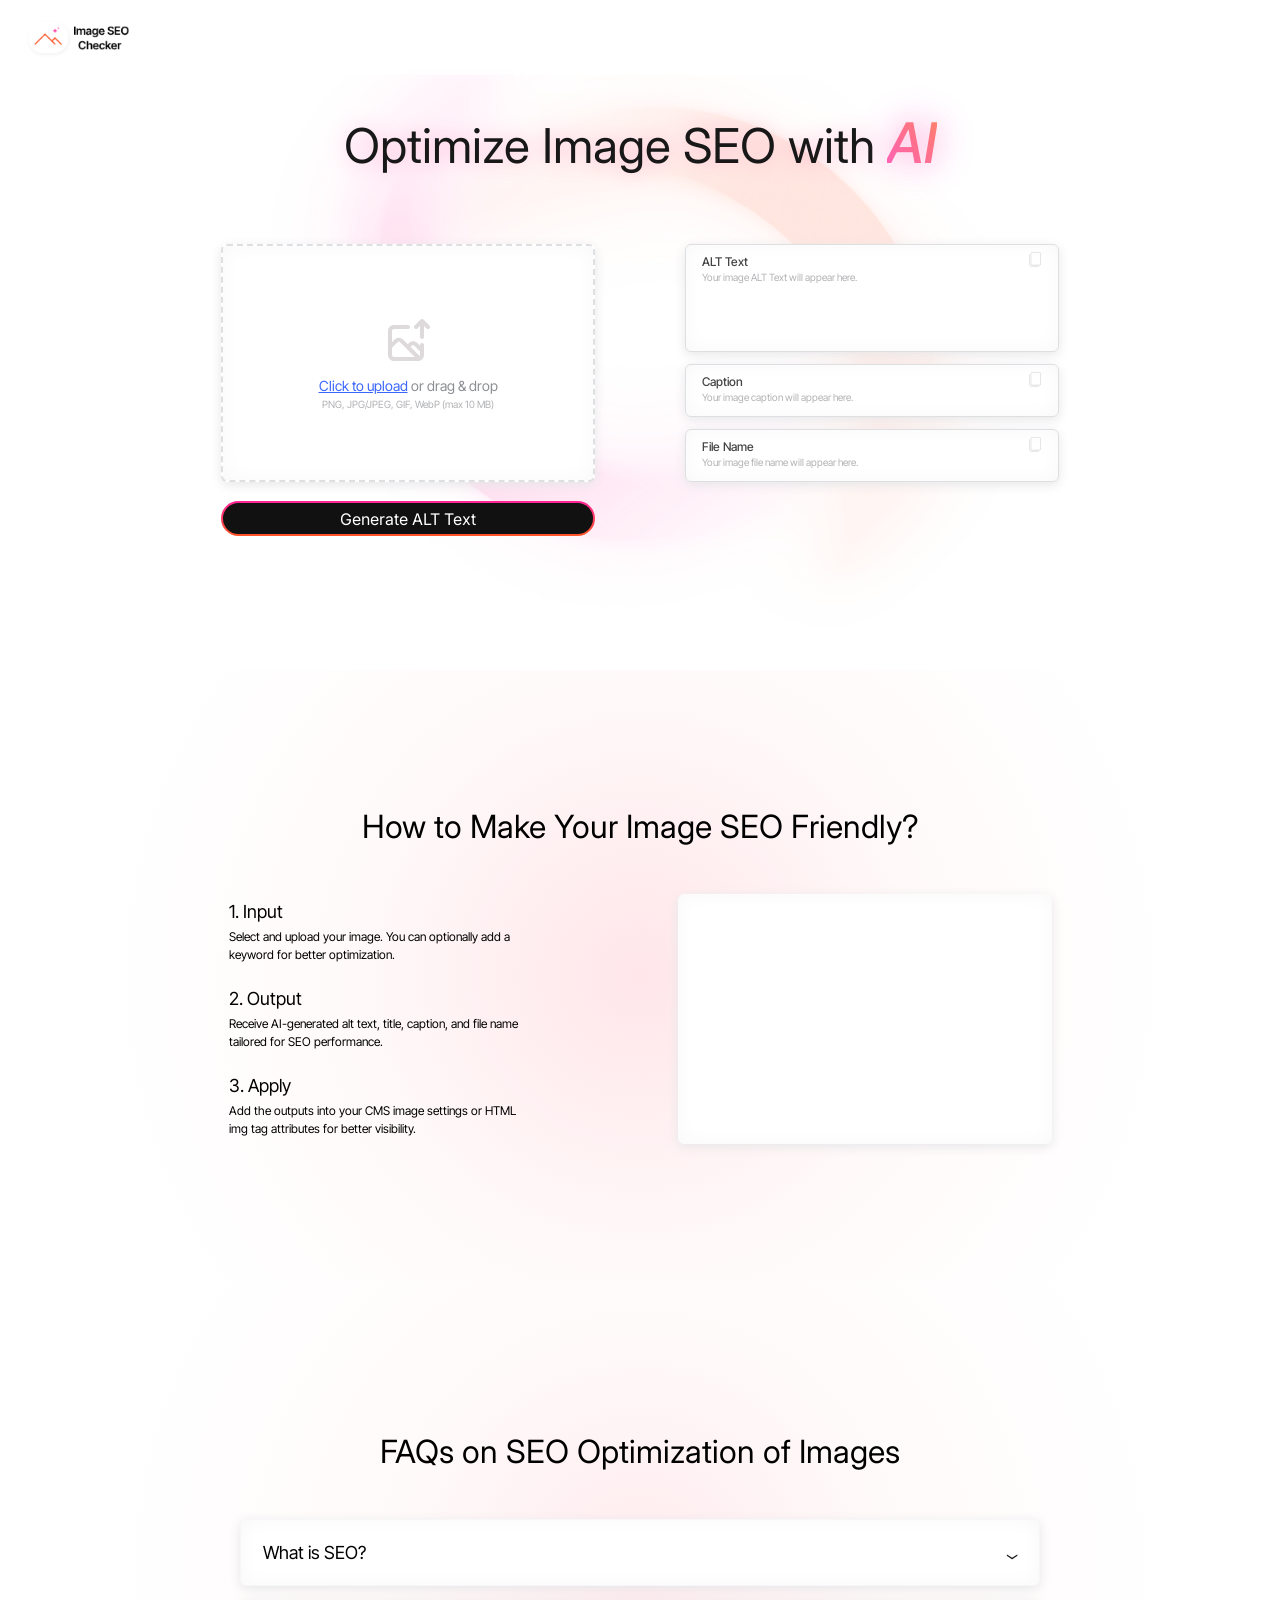
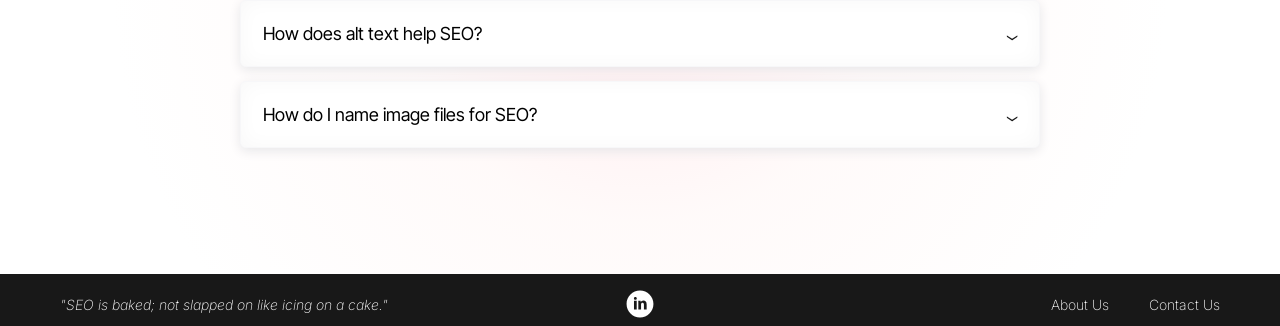
<file: Alt_Tag_WebTool/index.html>
<!DOCTYPE html>
<html lang="en">
    <head>
        <meta charset="UTF-8">
        <meta name="viewport" content="width=device-width, initial-scale=1.0">
        <title>AI Alt Tag Generator</title>
        <meta name="description" content="An experiment on AI Alt Tag generator">
        <link rel="preconnect" href="https://fonts.googleapis.com">
        <link rel="preconnect" href="https://fonts.gstatic.com" crossorigin>
        <link 
            href="https://fonts.googleapis.com/css2?family=Inter+Tight:ital,wght@0,100..900;1,100..900&family=Inter:ital,opsz,wght@0,14..32,100..900;1,14..32,100..900&display=swap" rel="stylesheet">
        <link rel="stylesheet" href="css/style.css" />
        <script src="js/app.js" defer></script>
    </head>
    <body>
        <header>
            <nav> 
            <a href="index.html" class="logo-link" aria-label="Image SEO Checker Home">
                <img src="images/logo.png" alt="Image SEO Checker">
            </a>
            </nav>
        </header>
         <!-- End of desktop navigation menu -->
        
        <main>
        
            <!-- Hero section starts -->
            <section class="hero-section">
                <div class="wrapper">
                
                    <h1>Optimize Image SEO with <span class="colored">AI</span></h1>
                
                <!-- Hero left begins -->
                 <div class="hero-content">
                <div class="hero-left">
                <!-- Upload Box -->
                <div class="upload-box">
    <input type="file" id="imageInput" accept="image/*" hidden />

    <label for="imageInput" class="upload-area">

        <!-- Preview Image -->
        <img id="imagePreview" class="image-preview" alt="Preview" />

        <img src="images/image_upload.png" alt="" class="upload-image-icon" />
        <p><span class="upload-link"><a href="#">Click to upload</a></span> or drag & drop</p>
        <span class="upload-note">PNG, JPG/JPEG, GIF, WebP (max 10 MB)</span>
    </label>
</div>


                 <!-- Button -->
                <button type="button" class="generate-btn" aria-label="Generate ALT text">Generate ALT Text</button>
                </div>
                <!-- Hero left ends -->

                 <!-- Hero right begins -->
                  <div class="hero-right">
                    
                    <div class="output-boxes">
                    <!-- ALT Text Box -->
                        <div class="alt-output output-box">
                            <div class="output-header">
                                <span>ALT Text</span>
                                <button class="copy-btn" id="copyAlt" aria-label="Copy alt text">
                                <img src="images/copy.svg" alt="">
                                </button>
                            </div>
                            <p id="altTextOutput" class="output-placeholder">
                            Your image ALT Text will appear here.
                            </p>
                        </div>

                    <!-- Caption Box -->
                        <div class="caption-output output-box">
                            <div class="output-header">
                                <span>Caption</span>
                                <button class="copy-btn" id="copyCaption" aria-label="Copy caption text">
                                <img src="images/copy.svg" alt="">
                                </button>
                            </div>
                            <p id="captionOutput" class="output-placeholder">
                            Your image caption will appear here.
                            </p>
                        </div>

                    <!-- File Name Box -->
                        <div class="filename-output output-box">
                            <div class="output-header">
                                <span>File Name</span>
                                <button class="copy-btn" id="copyFilename" aria-label="Copy file name text">
                                <img src="images/copy.svg" alt="">
                                </button>
                             </div>
                            <p id="filenameOutput" class="output-placeholder">
                            Your image file name will appear here.
                            </p>
                        </div>
                        
                     </div>
                    </div>
                  <!-- Hero right ends -->
                   </div>
                </div>
                </section>
         
         
        
         <!-- Hero section ends -->

         <!-- Tutorial Section starts  -->
        
            <section class="tutorial-section">
                <div class="wrapper">
                <h2>How to Make Your Image SEO Friendly?</h2>
                <div class="tutorial-content">
                <div class="tutorial-left">
                    <div class="bullet">
                        <h3 class="pointer">1. Input</h3>
                        <p class="description">Select and upload your image. You can optionally add a keyword for better optimization.</p>
                    </div>

                    <div class="bullet">
                        <h3 class="pointer">2. Output</h3>
                        <p class="description">Receive AI-generated alt text, title, caption, and file name tailored for SEO performance.</p>
                    </div>

                    <div class="bullet">
                        <h3 class="pointer">3. Apply</h3>
                        <p class="description">Add the outputs into your CMS image settings or HTML img tag attributes for better visibility.</p>
                    </div>
                </div>

                <div class="tutorial-right">
                    <div class="video-container">
                    <iframe 
                        src="https://www.youtube.com/embed/bfThiqDd9FA?si=1CMNk9bdtQilaEo1&controls=1&modestbranding=1&rel=0"
                        title="Real Moon Crash"
                        frameborder="0"
                        allow="accelerometer; autoplay; clipboard-write; encrypted-media; gyroscope; picture-in-picture; fullscreen"
                        allowfullscreen>
                    </iframe>
                </div>
                </div>
                </div>
                </div>
            </section>
       
        <!-- Tutorial Section ends  -->
         
 
        <!-- FAQs Section starts -->
         
            <section class="faq-section">
    <div class="wrapper">
        <h2>FAQs on SEO Optimization of Images</h2>

        <div class="all-faqs">
            <details class="faq">
                <summary class="question">What is SEO?</summary>
                <p class="answer">
                    Search engine optimization is the process of improving the quality and quantity 
                    of website traffic to a website or a web page from search engines. SEO targets 
                    unpaid search traffic rather than direct traffic, referral traffic, 
                    social media traffic, or paid traffic.
                </p>
            </details>

            <details class="faq">
                <summary class="question">How does alt text help SEO?</summary>
                <p class="answer">
                    Alt text helps search engines understand image content. It improves accessibility, 
                    relevance, and can boost image search rankings.
                </p>
            </details>

            <details class="faq">
                <summary class="question">How do I name image files for SEO?</summary>
                <p class="answer">
                    Use descriptive, keyword-rich, lowercase file names separated by hyphens.  
                    Example: “golden-retriever-dog-running.jpg”.
                </p>
            </details>
        </div>
    </div>
</section>
                 
        <!-- FAQs Section ends -->
        </main>
        <!-- Main Section ends -->    



        <!-- Footer Section begins -->
            <footer>
                <div class="footer-left">
                    "SEO is baked; not slapped on like icing on a cake."
                </div>

                <div class="footer-center">
                    <a href="https://linkedin.com/in/mayankbishwas" target="_blank">
                    <img src="images/linkedin_white.svg" alt="LinkedIn" class="footer-linkedin">
                    </a>
                </div>

                <div class="footer-right">
                    <a href="about.html">About Us</a>
                    <a href="mailto:mayankbishwas@gmail.com">Contact Us</a>
                </div>
            </footer>

       <!-- Footer Section ends -->

       <!-- Mobile Warning -->
             <div class="mobile-warning">
              <div class="mobile-warning-box">
                 <h2>🖥️ Open on Desktop!</h2>
                 <p>Sorry, currently our web tool does not support mobile access; it works only on desktop.</p>
                 <p>But we're working on it, so do keep an eye out 🙂</p>
                 <p><a href="https://tinyurl.com/MayankBishwas">Image SEO Checker ⩉ </a></p>
             </div>
            </div>
    </body>
</html>
</file>
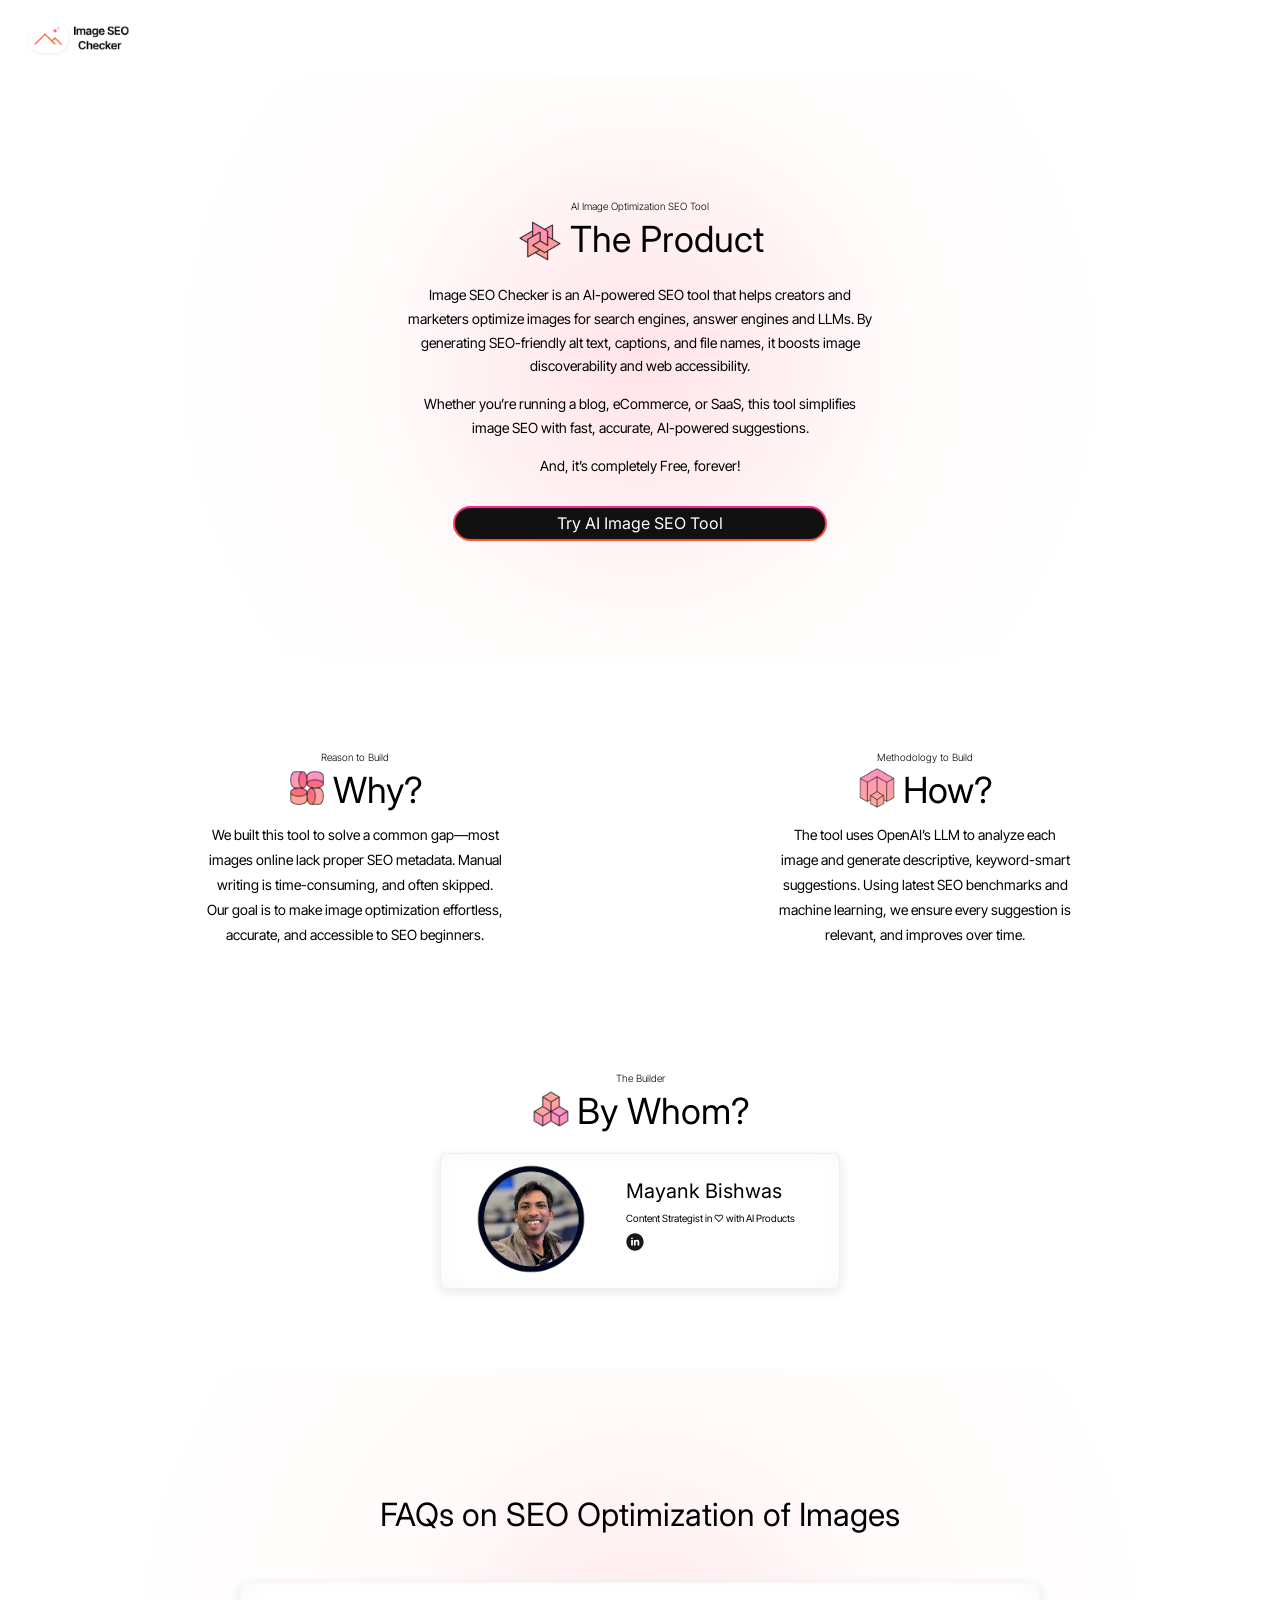
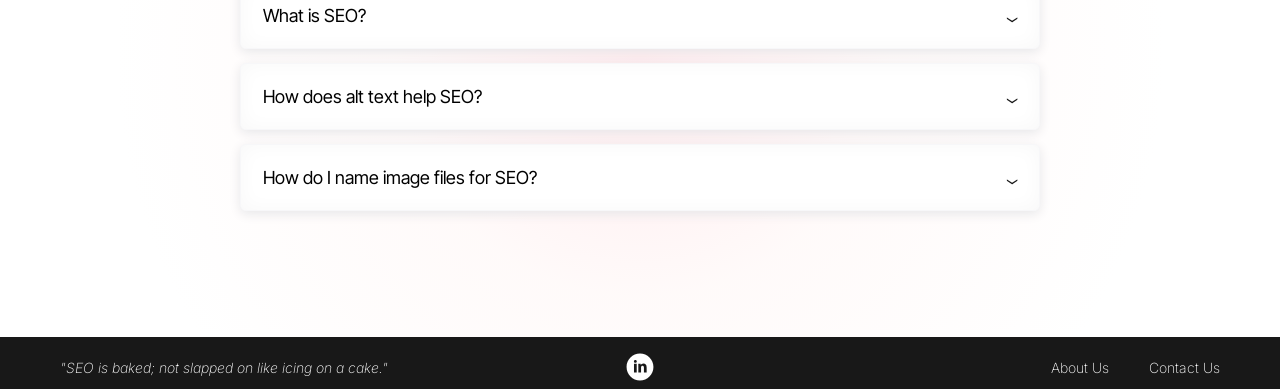
<file: Alt_Tag_WebTool/about.html>
<!DOCTYPE html>
<html lang="en">
    <head>
        <meta charset="UTF-8">
        <meta name="viewport" content="width=device-width, initial-scale=1.0">
        <title>About AI Alt Tag Generator</title>
        <meta name="description" content="About an experimental AI Alt Tag generator.">
        <link rel="preconnect" href="https://fonts.googleapis.com">
        <link rel="preconnect" href="https://fonts.gstatic.com" crossorigin>
        <link 
            href="https://fonts.googleapis.com/css2?family=Inter+Tight:ital,wght@0,100..900;1,100..900&family=Inter:ital,opsz,wght@0,14..32,100..900;1,14..32,100..900&display=swap" rel="stylesheet">
        <link rel="stylesheet" href="css/style.css" />
    </head>
    <body>
        <header>
            <nav> 
            <a href="index.html" class="logo-link" aria-label="Image SEO Checker Home">
                <img src="images/logo.png" alt="Image SEO Checker">
            </a>
            </nav>
        </header>
         <!-- End of desktop navigation menu -->
        
        <main>

            <!-- The Product section begins -->
            <section class="about-hero-section">
                <div class="about-wrapper">
                    <div class="about-hero-content">
                        <p class="title">AI Image Optimization SEO Tool</p>
                        <div class="heading">
                            <img src="images/the_product.png" alt="">
                            <h2>The Product</h2>
                        </div>
                        <div class="info-description">
    <p>Image SEO Checker is an AI-powered SEO tool that helps creators and marketers optimize images for search engines, answer engines and LLMs. By generating SEO-friendly alt text, captions, and file names, it boosts image discoverability and web accessibility.</p>

    <p>Whether you’re running a blog, eCommerce, or SaaS, this tool simplifies image SEO with fast, accurate, AI-powered suggestions.</p>

    <p>And, it’s completely Free, forever!</p>
</div>


                        <button type="button" class="try-btn" aria-label="Generate ALT text">Try AI Image SEO Tool</button>

                    </div>
                </div>
            </section>
             <!-- The Product section ends -->

             <!-- The Why, How and Who section begins -->

            <section class="info1-section">
                <div class="info-wrapper">
                    <div class="why-content">
                        <p class="title">Reason to Build</p>
                        <div class="heading">
                            <img src="images/why.png" alt="">
                            <h2 class="info">Why?</h2>
                        </div>
                        <p class="info-description">
                            We built this tool to solve a common gap—most images online lack proper SEO metadata. Manual writing is time-consuming, and often skipped. Our goal is to make image optimization effortless, accurate, and accessible to SEO beginners.
                        </p>
                    </div>
                </div>

                <div class="info-wrapper">
                    <div class="how-content">
                        <p class="title">Methodology to Build</p>
                        <div class="heading">
                            <img src="images/how.png" alt="">
                            <h2 class="info">How?</h2>
                        </div>
                        <p class="info-description">
                            The tool uses OpenAI’s LLM to analyze each image and generate descriptive, keyword-smart suggestions. Using latest SEO benchmarks and machine learning, we ensure every suggestion is relevant, and improves over time.
                        </p>
                    </div>
                </div>
            </section>

            <section class="info2-section">
                <div class="info-wrapper">
                    <div class="who-content">
                        <p class="title">The Builder</p>
                        <div class="heading">
                            <img src="images/by_whom.png" alt="">
                            <h2 class="info">By Whom?</h2>
                        </div>
                         
                        <div class="who-box">
                            <div class="who-image">
                                <img src="images/mayank.png" alt="">
                            </div>
                            <div class="who-details">
                                <h3 class="pointer">
                                    Mayank Bishwas
                                </h3>
                                <p class="info-description">
                                    Content Strategist in ♡ with AI Products
                                </p>
                                <a href="https://linkedin.com/in/mayankbishwas" target="_blank" rel="noopener noreferrer">
                                <img src="images/linkedin_dark.svg" alt="Mayank Bishwas's LinkedIn Profile">
                                </a>      
                            </div>
                        </div>    
                    </div>
                </div>
            </section>
            <!-- The Why, How and Who section ends -->
            <!-- FAQs Section starts -->
             <section class="faq-section">
    <div class="wrapper">
        <h2>FAQs on SEO Optimization of Images</h2>

        <div class="all-faqs">
            <details class="faq">
                <summary class="question">What is SEO?</summary>
                <p class="answer">
                    Search engine optimization is the process of improving the quality and quantity 
                    of website traffic to a website or a web page from search engines. SEO targets 
                    unpaid search traffic rather than direct traffic, referral traffic, 
                    social media traffic, or paid traffic.
                </p>
            </details>

            <details class="faq">
                <summary class="question">How does alt text help SEO?</summary>
                <p class="answer">
                    Alt text helps search engines understand image content. It improves accessibility, 
                    relevance, and can boost image search rankings.
                </p>
            </details>

            <details class="faq">
                <summary class="question">How do I name image files for SEO?</summary>
                <p class="answer">
                    Use descriptive, keyword-rich, lowercase file names separated by hyphens.  
                    Example: “golden-retriever-dog-running.jpg”.
                </p>
            </details>
        </div>
    </div>
</section>
                 
        <!-- FAQs Section ends -->
        </main>
<!-- Footer Section begins -->
            <footer>
                <div class="footer-left">
                    "SEO is baked; not slapped on like icing on a cake."
                </div>

                <div class="footer-center">
                    <a href="https://linkedin.com/in/mayankbishwas" target="_blank">
                    <img src="images/linkedin_white.svg" alt="LinkedIn" class="footer-linkedin">
                    </a>
                </div>

                <div class="footer-right">
                    <a href="about.html">About Us</a>
                    <a href="mailto:mayankbishwas@gmail.com">Contact Us</a>
                </div>
            </footer>

       <!-- Footer Section ends -->

       <!-- Mobile Warning -->
             <div class="mobile-warning">
              <div class="mobile-warning-box">
                 <h2>🖥️ Open on Desktop!</h2>
                 <p>Sorry, currently our web tool does not support mobile access; it works only on desktop.</p>
                 <p>But we're working on it, so do keep an eye out 🙂</p>
                 <p><a href="https://tinyurl.com/MayankBishwas">Image SEO Checker ⩉ </a></p>
             </div>
            </div>
    </body>
</html>
</file>
<file: Alt_Tag_WebTool/css/style.css>
:root {
    --pink: #ff2498;
    --orange: #ff5427;
    --black: #181818;
}

*,
*::after,
*::before {
  box-sizing: border-box;
}

body {
  margin: 0;
  font-family: "Inter Tight", sans-serif;
}

h2 {
    font-family: "Inter", sans-serif;
    font-size: 32px;
    font-weight: 400;
    text-align: center;
    margin-bottom: 48px;
}


/* buttons */

.generate-btn {
    height: 35px; 
    width: 374px;
    color: white;

    font-family: "Inter", sans-serif;
    font-size: 16px;
    font-weight: 400;

    background: 
        linear-gradient(#111, #111) padding-box, 
        linear-gradient(180deg, var(--pink), var(--orange)) border-box;

    border: 2px solid transparent;
    border-radius: 40px;

    display: flex;
    justify-content: center;
    align-items: center;

    cursor: pointer;
}


.affiliate-btn {
    height: 34px; 
    width: 170px;
    color: var(--black);

    font-family: "Inter", sans-serif;
    font-size: 14px;
    font-weight: normal;
    padding: 9px 61px 9px 64px;
    text-decoration: none;

    border: 1px solid var(--black);
    border-radius: 20px;

    display: flex;
    justify-content: center;
    align-items: center;

    cursor: pointer;
}

/* Header */

header {
    position: sticky;
    top: 5px;
    z-index: 1000;

    width: 100%;
    height: 70px;  
    
    display: flex;
    align-items: center;      /* vertically center the content */
    justify-content: center;  /* center the nav container horizontally */

    background-color:
}



nav {
    width: 99%;
    height: 100%;
    top: 5px;
  
    padding: 0;
    border-radius: 12px;
    

    background: rgba(255, 255, 255, 0.6);
    backdrop-filter: blur(20px);
    -webkit-backdrop-filter: blur(20px);

    display: flex;
    align-items: center;   /* vertical centering of logo */
}

.logo-link img {
    width: auto;
    height: 80px;
    display: block;    
}


/* ----------------------------------------- */
/* HERO SECTION BASE */
/* ----------------------------------------- */

.hero-section {
    position: relative;
    min-height: 600px;                 /* full first scroll */
    display: flex;
    justify-content: center;
    align-items: flex-start;
    
    /* Background glow image */
    background: url("../images/opening_bg.png") center top/cover no-repeat;
    background-size: 1000px;           /* soft glow look */
    background-repeat: no-repeat;
    background-position: center -100px;
    opacity: 1;                         /* don’t fade entire section */
}

.hero-section .wrapper {
    display: flex;
    flex-direction: column;
    align-items: center;
}

/* ----------------------------------------- */
/* HEADING */
/* ----------------------------------------- */

.hero-section h1 {
    font-family: "Inter", sans-serif;
    font-size: 48px;
    font-weight: 400;
    color: var(--black);
    line-height: 1.2;
    text-align: center;
    margin-bottom: 67px;

    filter:
    drop-shadow(0 0 10px rgba(255, 120, 180, 0.45))
}

.hero-section .colored {
    font-family: "Inter Tight", sans-serif;
    font-size: 56px;
    font-weight: 500;
    font-style: italic;
    opacity: 0.7;
    background: linear-gradient(45deg, var(--pink) 10%, var(--orange));
    -webkit-background-clip: text;
    background-clip: text;
    color: transparent;

    filter:
    drop-shadow(0 0 20px rgba(255, 120, 165, 0.286))
    drop-shadow(0 0 20px rgba(246, 120, 255, 0.444));
}

/* ----------------------------------------- */
/* HERO CONTENT LAYOUT (left + right) */
/* ----------------------------------------- */

.hero-content {
    display: flex;
    justify-content: center;
    align-items: flex-start;
    gap: 90px;
    max-width: 900px;
}

/* ----------------------------------------- */
/* HERO LEFT */
/* ----------------------------------------- */

.hero-left {
    display: flex;
    flex-direction: column;
    align-items: center;
}

.upload-box {
    width: 374px;
    margin-bottom: 19px;
}

.upload-area {
    width: 100%;
    height: 238px;
    background:
        linear-gradient(#fff, #fff) padding-box,
        linear-gradient(#fff, #fff) border-box;
    border: 2px dashed #dedfe0;
    border-radius: 6px;

    display: flex;
    flex-direction: column;
    justify-content: center;
    align-items: center;
    gap: 12px;
    cursor: pointer;

    box-shadow: 0 3px 12px #e7e7e9,
                inset 0 0 20px rgba(0,0,0,0.03);

    transition: 0.25s ease;
}

.upload-image-icon { width: 48px; }

.upload-area p {
    margin: 0;
    font-size: 14px;
    font-family: "Inter Tight", sans-serif;
    color: #8c8e93;
}

.upload-area a {
    color: #3B66FF;
    text-decoration: underline;
}

.upload-note {
    font-size: 10px;
    color: #b1b2b5;
    margin-top: -8px;
}

/* ============================
   Upload Box Hover State
   ============================ */

.upload-area:hover {
    border: 2px dashed transparent;
    background:
        linear-gradient(#fff, #fff) padding-box,
        linear-gradient(45deg, var(--pink), var(--orange)) border-box;
    box-shadow: 
        0 6px 18px rgba(0,0,0,0.08),
        inset 0 0 25px rgba(0,0,0,0.04);
}

/* Swap icon on hover */
.upload-area:hover .upload-image-icon {
    content: url("../images/image_upload-active.png");
}

/* ============================
   Image Preview Styling
   ============================ */

.image-preview {
    display: none;            /* hidden until an image is uploaded */
    max-width: 368px;
    max-height: 232px;
    object-fit: contain;      /* maintain aspect ratio */
    border-radius: 3px;
}

/* When preview is visible, hide the upload UI elements */
.preview-active .upload-image-icon,
.preview-active p,
.preview-active .upload-note {
    display: none;
}

/* Center the preview image perfectly */
.upload-area {
    position: relative;
}

.image-preview {
    position: absolute; 
    top: 50%;
    left: 50%;
    transform: translate(-50%, -50%);
}





/* ----------------------------------------- */
/* HERO RIGHT */
/* ----------------------------------------- */

.hero-right {
    display: flex;
    flex-direction: column;
    align-items: stretch;
}

.output-boxes {
    display: flex;
    flex-direction: column;
    gap: 12px;
    width: 374px;
}

/* Shared output card styles */
.output-box {
    background: #fff;
    border-radius: 6px;
    padding: 6px 16px;

    box-shadow: 0 3px 12px #e7e7e9,
                inset 0 0 20px rgba(0,0,0,0.03);

    border: 1px solid #dedfe0;
    position: relative;
}

.output-box.has-content {
  font-size: 12px;
  color: #454444;
  white-space: normal;
  overflow-wrap: break-word;
  word-break: break-word;
}


/* Heights only */
.alt-output { height: 108px; }
.caption-output,
.filename-output { height: 53px; }

/* Header inside cards */
.output-header {
    display: flex;
    justify-content: space-between;
    align-items: center;
}

.output-header span {
    font-family: "Inter Tight", sans-serif;
    font-size: 12px;
    font-weight: 500;
    color: #454444;
}

/* Copy icon button */
.copy-btn {
    background: none;
    border: none;
    cursor: pointer;
    padding: 1px;
    border-radius: 3px;
    transition: 0.2s ease;
}
.copy-btn img {
    width: 12px;
    height: 15px;
}
.copy-btn:hover {
    background: #f3f3f3;
}

.output-placeholder {
    font-family: "Inter Tight", sans-serif;
    font-size: 10px;
    color: #b1b2b5;
    margin: 0;
}

#altTextOutput.has-content,
#captionOutput.has-content,
#filenameOutput.has-content {
  font-size: 12px;
  color: #454444;
  white-space: normal;
  overflow-wrap: break-word;
  word-break: break-word;
}





/* ===========================================
   Tutorial Section 
   =========================================== */
.tutorial-section {
    width: 100%;
    padding: 110px 0;          /* vertical spacing */
    position: relative;

    /* Soft radial background glow */
    background: radial-gradient(
        circle at center,
        rgba(255, 182, 193, 0.35) 0%,   /* soft pink */
        rgba(255, 228, 225, 0.20) 40%,  /* lighter pink */
        rgba(255, 255, 255, 0) 75%      /* fade to transparent */
    );
}

/* Wrapper: constrains content to 900px & aligns L/R columns */
.tutorial-section .tutorial-content {
    max-width: 900px;
    margin: 0 auto;

    display: flex;
    flex-direction: row;
    align-items: flex-start;
    justify-content: center;
    gap: 145px;                /* space between text and video */
}

/* ===========================================
   Left Column — Steps (1, 2, 3)
   =========================================== */
.tutorial-left {
    display: flex;
    flex-direction: column;
    justify-content: center;   /* <-- THIS makes the text centered vertically */
    height: 276px;             /* <-- MATCH video height! */
    max-width: 374px;
}

.bullet {
    margin-left: 0px;
    margin-bottom: 24px;       /* spacing between bullet groups */
}

/* Step Title */
.pointer {
    font-size: 18px;
    font-weight: 400;
    margin: 0 0 6px 0;
}

/* Step Description */
.description {
    max-width: 304px;
    font-size: 12px;
    line-height: 1.5;
    margin: 0;
}

/* ===========================================
   Right Column — YouTube Frame
   =========================================== */

.tutorial-right {
    display: flex;
    align-items: flex-end;
    max-width: 374px;
}  

.video-container {
    width: 374px;
    height: 250px;
    background: #ffffff;
    border-radius: 6px;
    overflow: hidden;

    /* same shadow style as hero cards */
    box-shadow: 
        0 3px 12px #e7e7e9,
        inset 0 0 20px rgba(0,0,0,0.03);    
}

/* YouTube iframe */
.video-container iframe {
    width: 100%;
    height: 100%;
    border: none;
}

/* ======================================================
   FAQ Section (Accordion)
   ====================================================== */

.faq-section {
    width: 100%;
    padding: 126px 0;

    background: radial-gradient(
        circle at center,
        rgba(255, 182, 193, 0.28) 0%,
        rgba(255, 228, 225, 0.18) 35%,
        rgba(255, 255, 255, 0) 75%
    );
}

.faq-section .wrapper {
    max-width: 900px;
    margin: 0 auto;
}

.all-faqs {
    display: flex;
    flex-direction: column;
    gap: 14px;
    align-items: center;
}

/* =============== Card Container =============== */

.faq {
    width: 100%;
    max-width: 800px;
    background: #fff;
    border-radius: 6px;
    border: 1px solid #f7f7f9;

    box-shadow:
        0 3px 12px #e7e7e9,
        inset 0 0 20px rgba(0,0,0,0.03);

    overflow: hidden; /* smooth animation */
    transition: 0.5s ease-in-out;
}

/* =============== Summary (Questions) =============== */

.faq summary {
    padding: 22px 22px;
    font-family: "Inter Tight", sans-serif;
    font-size: 18px;
    font-weight: 400;
    color: ba;

    cursor: pointer;
    list-style: none;
    position: relative;
}

/* Remove default triangle */
.faq summary::-webkit-details-marker {
    display: none;
}

/* Custom arrow */
.faq summary::after {
    content: "›";
    font-size: 24px;
    font-weight: 300;
    position: absolute;
    right: 22px;
    top: 22px;

    transform: rotate(90deg);
    transition: transform 0.55s ease;
    color: #181818;
}

/* Rotate arrow when open */
.faq[open] summary::after {
    transform: rotate(270deg);
}

/* =============== Answer Text =============== */

.faq .answer {
    padding: 0 32px 22px 22px;
    margin: 0;

    font-family: "Inter Tight", sans-serif;
    font-size: 12px;
    line-height: 1.4;
    color: black;
}

/* Smooth open animation */
.faq[open] .answer {
    animation: fadeIn 0.25s ease;
}

@keyframes fadeIn {
    from { opacity: 0; transform: translateY(-4px); }
    to   { opacity: 1; transform: translateY(0); }
}




/* ======================================================
   Footer
   ====================================================== */

footer {
    width: 100%;
    max-height: 52px;
    background: #181818;
    color: #ffffff;
    padding: 16px 60px;

    display: grid;
    grid-template-columns: 1fr auto 1fr;  /* true centering */
    align-items: center;
    gap: 40px;

    font-family: "Inter", sans-serif;
}

/* Left Quote */
.footer-left {
    font-size: 14px;
    font-weight: 200;
    font-style: italic;
    white-space: nowrap;
}

/* Center LinkedIn icon */
.footer-center a {
    display: flex;
    justify-content: center;
    align-items: center;
}

.footer-linkedin {
    width: 28px;
    height: 28px;
    object-fit: contain;
}

/* Right side links */
.footer-right {
    display: flex;
    justify-content: flex-end; 
    gap: 40px;

}

.footer-right a {
    color: #ffffff;
    text-decoration: none;
    font-size: 14px;
    font-weight: 200;
    position: relative;
}

/* Animated underline */
.footer-right a::after {
    content: "";
    position: absolute;
    left: 0;
    bottom: -2px;
    width: 0%;
    height: 1px;
    background: white;
    transition: width 0.25s ease;
}

.footer-right a:hover::after {
    width: 100%;
}


/* ======================================================
   ABOUT PAGE — Hero Section (The Product)
   ====================================================== */

/* Try Button */

.try-btn {
    height: 35px; 
    width: 374px;
    color: white;

    font-family: "Inter", sans-serif;
    font-size: 16px;
    font-weight: 400;

    background: 
        linear-gradient(#111, #111) padding-box, 
        linear-gradient(180deg, var(--pink), var(--orange)) border-box;

    border: 2px solid transparent;
    border-radius: 40px;

    cursor: pointer;
}



.about-hero-section {
    width: 100%;
    padding: 120px 80px;
    background: radial-gradient(
        circle at center,
        rgba(255, 182, 193, 0.372) 0%,
        rgba(255, 228, 225, 0.094) 40%,
        rgba(255, 255, 255, 0) 70%
    );
}

.about-wrapper {
    max-width: 470px;
    margin: 0 auto;
    text-align: center;
    display: flex;
    flex-direction: column;
    align-items: center;
}

.about-hero-content .title {
    font-family: "Inter Tight", sans-serif;
    font-size: 10px;
    font-weight: 300;
    margin-bottom: 5px;
    color: black;
}

.about-hero-content .heading {
    display: flex;
    justify-content: center;
    gap: 6px;
    margin-bottom: 18px;
}

.about-hero-content .heading img {
    width: 48px;
    height: auto;
}

.about-hero-content h2 {
    font-family: "Inter", sans-serif;
    font-size: 36px;
    font-weight: 400;
    margin: 0;
}

.about-hero-content .info-description {
    max-width: 680px;
    margin: 0 auto 28px;
    font-family: "Inter Tight", sans-serif;
    font-size: 14px;
    line-height: 1.7;
    color: black;
}

.info-description p {
    margin: 0 0 14px;  /* ← vertical gap between paragraphs */
}



/* ======================================================
   ABOUT PAGE — WHY / HOW Sections
   ====================================================== */

.info1-section {
    display: flex;
    flex-direction: row;
    justify-content: center;
    gap: 270px;
    padding: 80px 0 40px;
}

.info-wrapper {
    max-width: 300px;
    display: flex;
    flex-direction: column;
    align-items: center;
    text-align: center; 
}

.heading {
    display: flex;
    flex-direction: row;
    justify-content: center;
    gap: 6px;
}

.heading img {
    width: 40px;
    height: 40px;
}

.info h2,
.info {
    font-family: "Inter", sans-serif;
    font-size: 36px;
    font-weight: 400;
    margin: 0;
}

.title {
    font-family: "Inter Tight", sans-serif;
    font-size: 10px;
    font-weight: 300;
    margin-bottom: 5px;
    color: black;
    text-align: center; 
}    

.info-description {
    font-family: "Inter Tight", sans-serif;
    font-size: 14px;
    line-height: 1.8;
    color: black;
    text-align: center;
    margin-top: 10px;
}




/* ======================================================
   ABOUT PAGE — WHO Section
   ====================================================== */

.info2-section {
    padding: 60px 0 60px;
    display: flex;
    justify-content: center;
}

.who-content {
    text-align: center;
}

.who-box {
    width: 400px;
    margin: 20px auto;
    background: #fff;
    border-radius: 6px;
    padding: 5px 30px;

    box-shadow:
        0 3px 12px #e7e7e9,
        inset 0 0 20px rgba(0,0,0,0.03);

    border: 1px solid #f0f0f0;

    display: grid;
    grid-template-columns: 1fr 2fr; 
    gap: 20px;
}

.who-image img {
    width: 120px;
    height: auto;
}

.who-details {
    margin: 20px auto;
}

.who-details h3 {
    font-family: "Inter", sans-serif;
    text-align: left;
    font-size: 20px;
    font-weight: 400;
    padding: 0 auto;
}

.who-details .info-description {
    font-size: 10px;
    margin: 4px 0 6px;
    text-align: left;
}

.who-details img {
    width: 18px;
    height: 18px;
    display: block;
}



/* ======================================================
   ABOUT PAGE — FAQ spacing override
   (same section as homepage, just tighter top padding)
   ====================================================== */

.about-hero-section + .info1-section + .info2-section + .faq-section {
    padding-top: 100px;
}


/* ============================
   Button Hover & Active States
   ============================ */

.generate-btn,
.try-btn {
    transition: all 0.2s ease;
}

/* Hover: float + shadow */
.generate-btn:hover,
.try-btn:hover {
    transform: translateY(-2px);
    box-shadow: 0 8px 22px rgba(0,0,0,0.22);
}

/* Active: press down */
.generate-btn:active,
.try-btn:active {
    transform: translateY(1px);
    box-shadow: 0 3px 10px rgba(0,0,0,0.18);
}


/* ======================================================
   MOBILE WARNING (shown only on mobile)
   ====================================================== */

.mobile-warning {
    display: none; /* hidden by default */
    width: 100%;
    padding: 40px 20px;
}

.mobile-warning-box {
    max-width: 360px;
    margin: 60px auto;
    padding: 24px 20px;
    background: #fff;
    border-radius: 12px;

    box-shadow:
        0 3px 12px #e7e7e9,
        inset 0 0 20px rgba(0,0,0,0.03);

    border: 1px solid #f0f0f0;
    text-align: center;
}

.mobile-warning-box h2 {
    font-family: "Inter", sans-serif;
    font-size: 22px;
    font-weight: 500;
    margin-bottom: 14px;
    color: #181818;
}

.mobile-warning-box p {
    font-family: "Inter Tight", sans-serif;
    font-size: 14px;
    line-height: 1.5;
    color: #444;
    margin: 0 0 10px;
}


/* ======================================================
   SHOW ONLY WARNING ON MOBILE
   ====================================================== */

@media (max-width: 768px) {
    main,
    header,
    footer {
        display: none;
    }

    .mobile-warning {
        display: block;
    }
}
</file>
